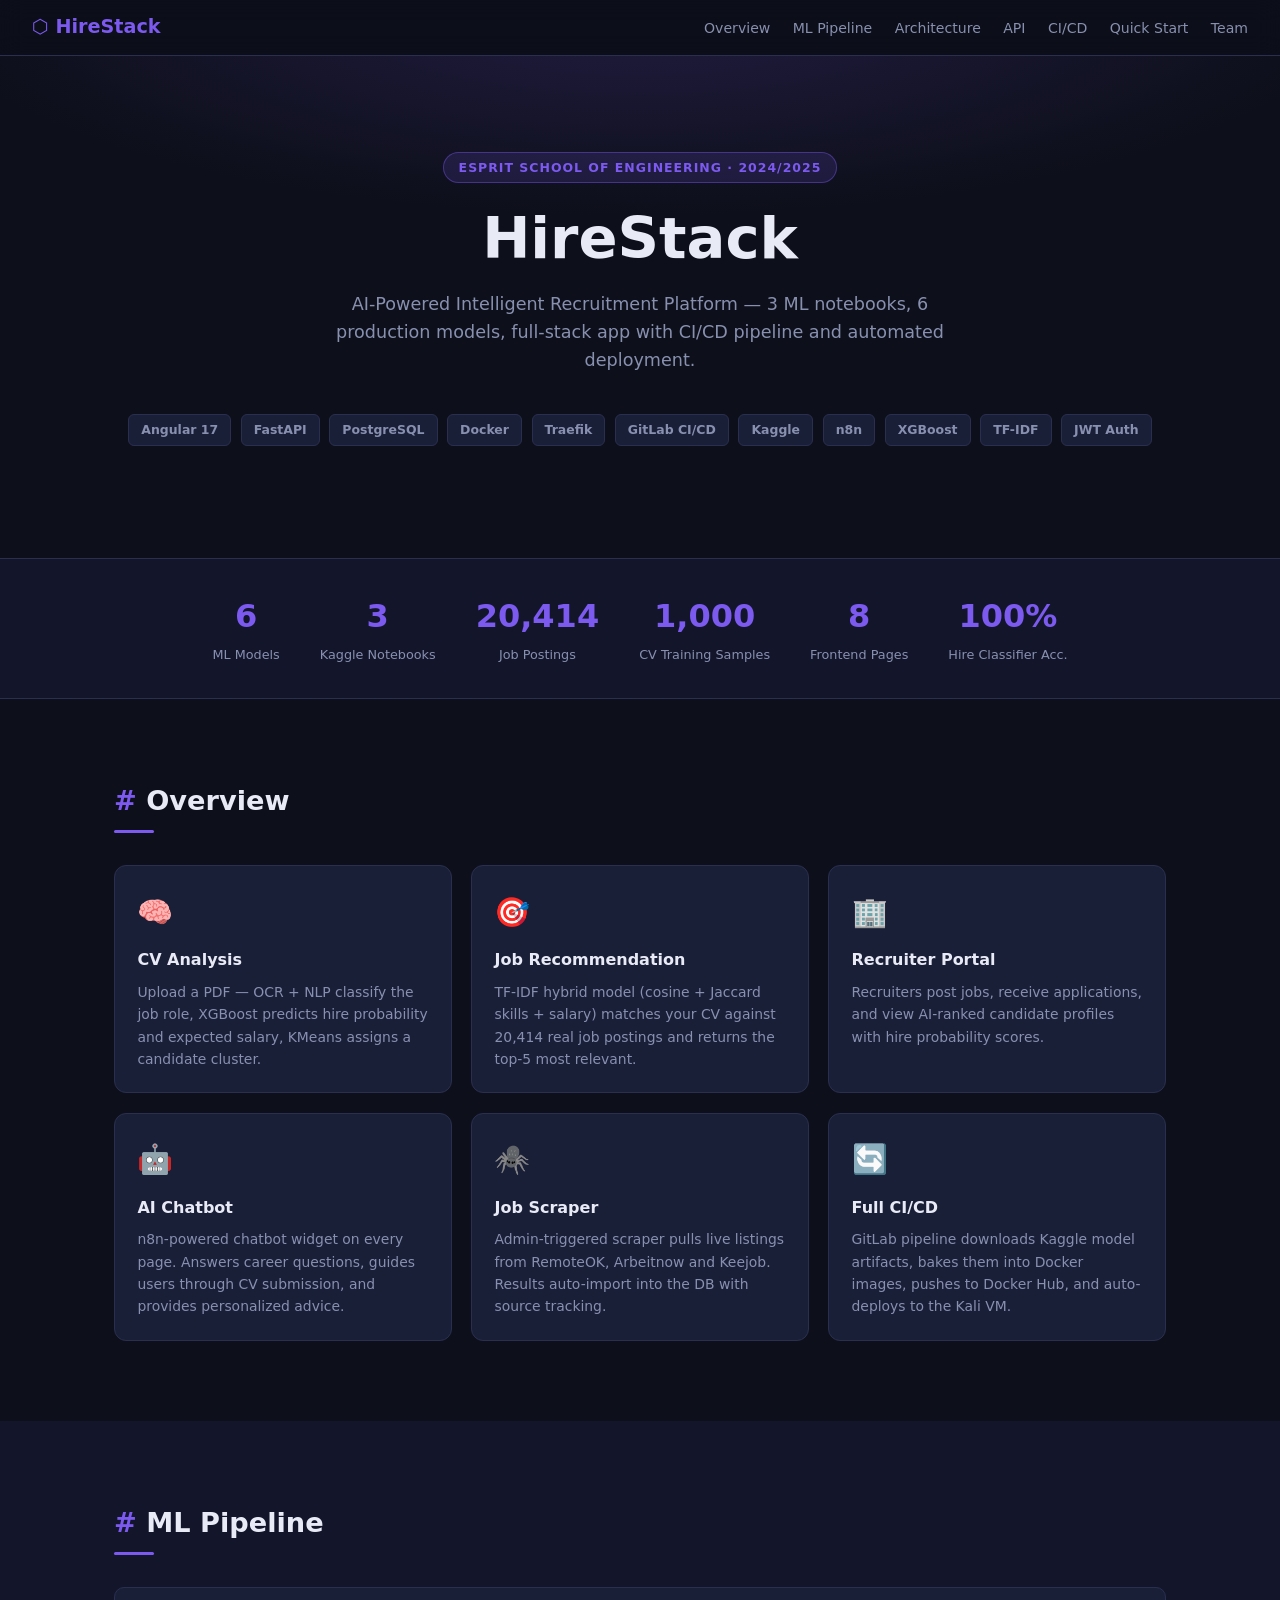
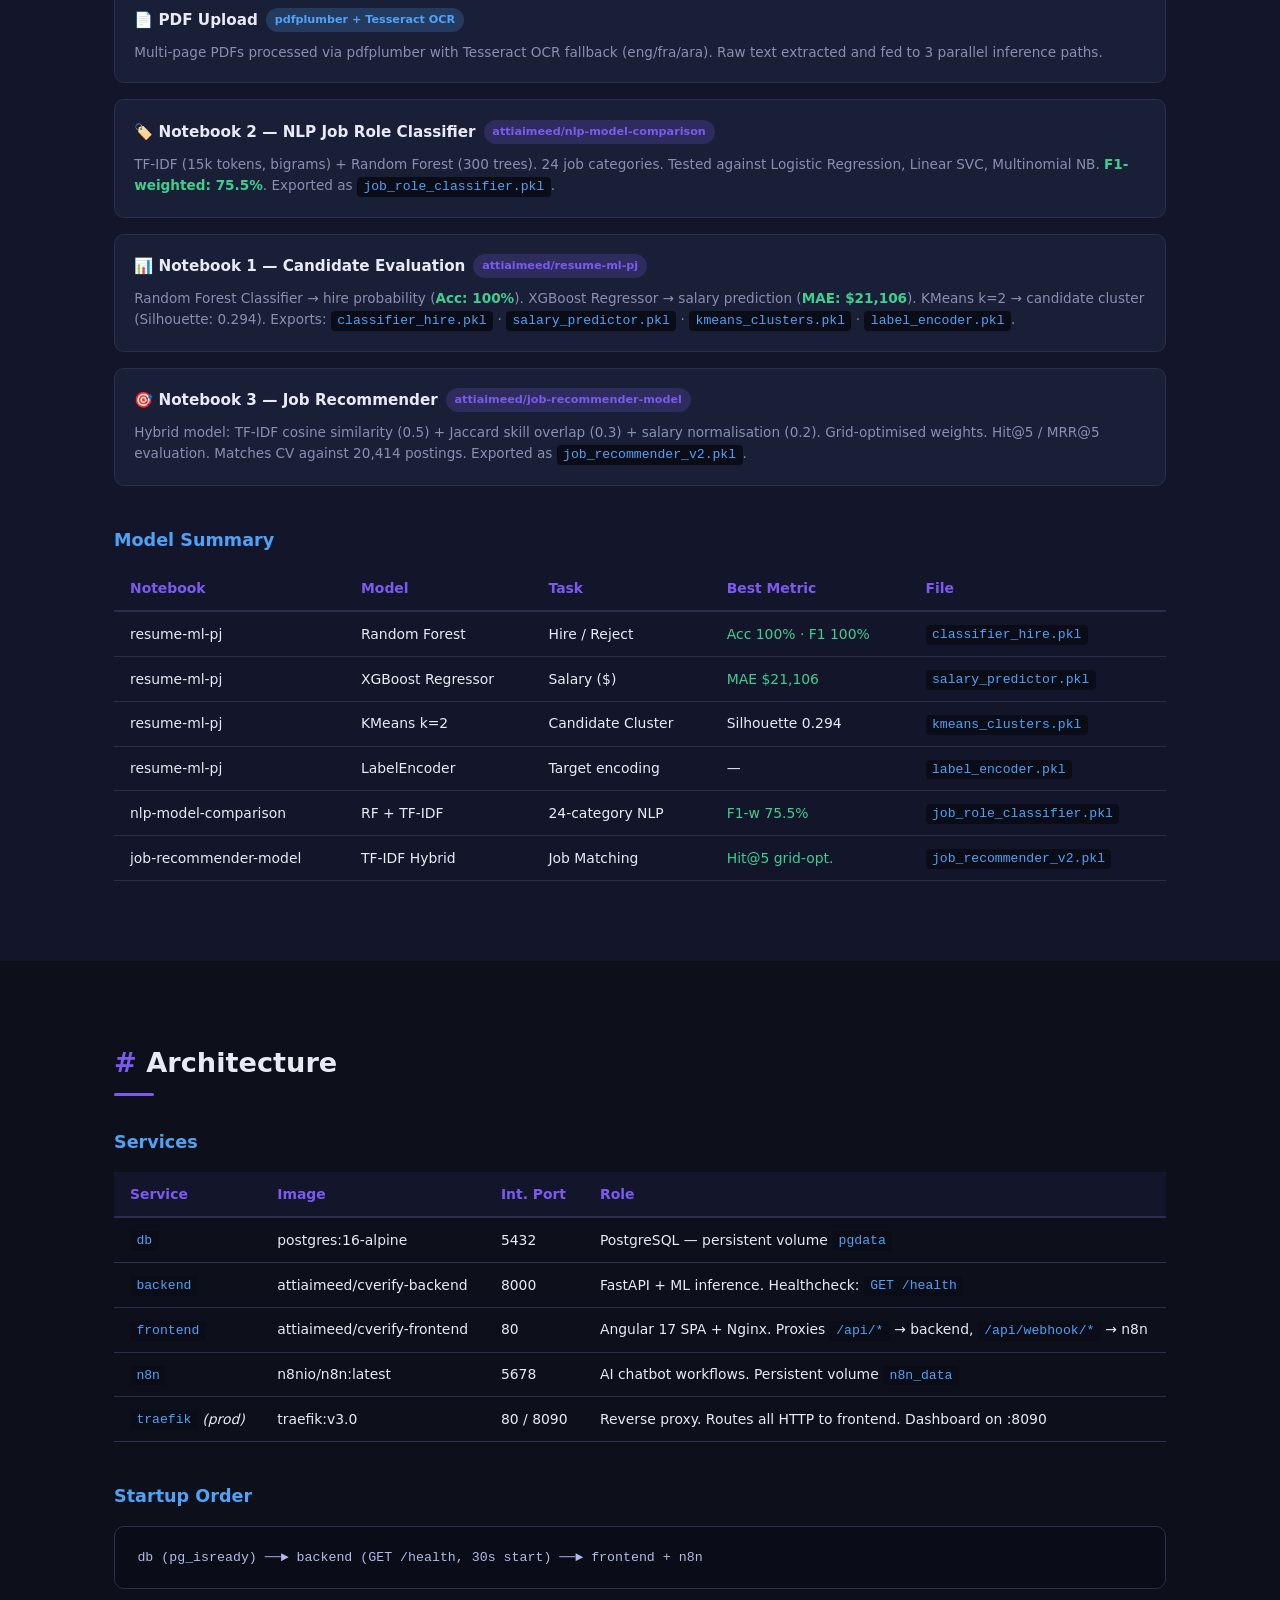
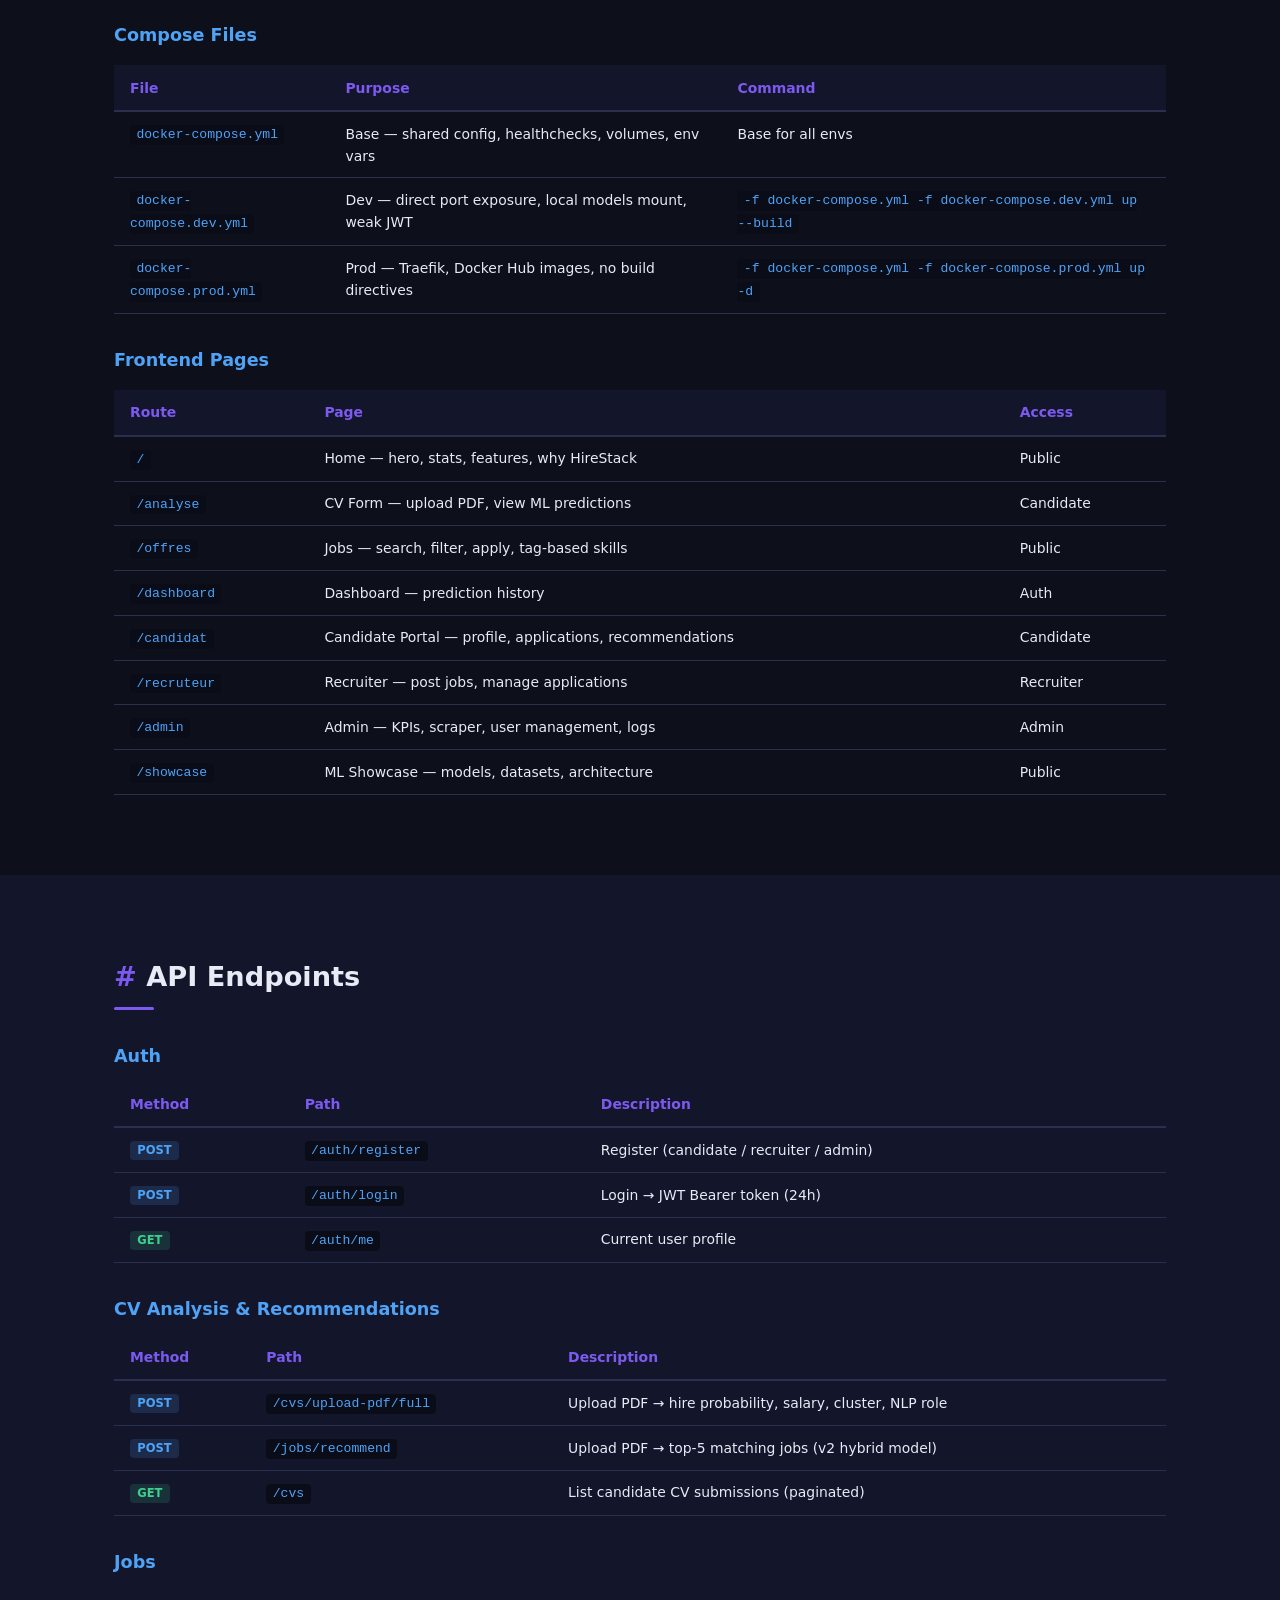
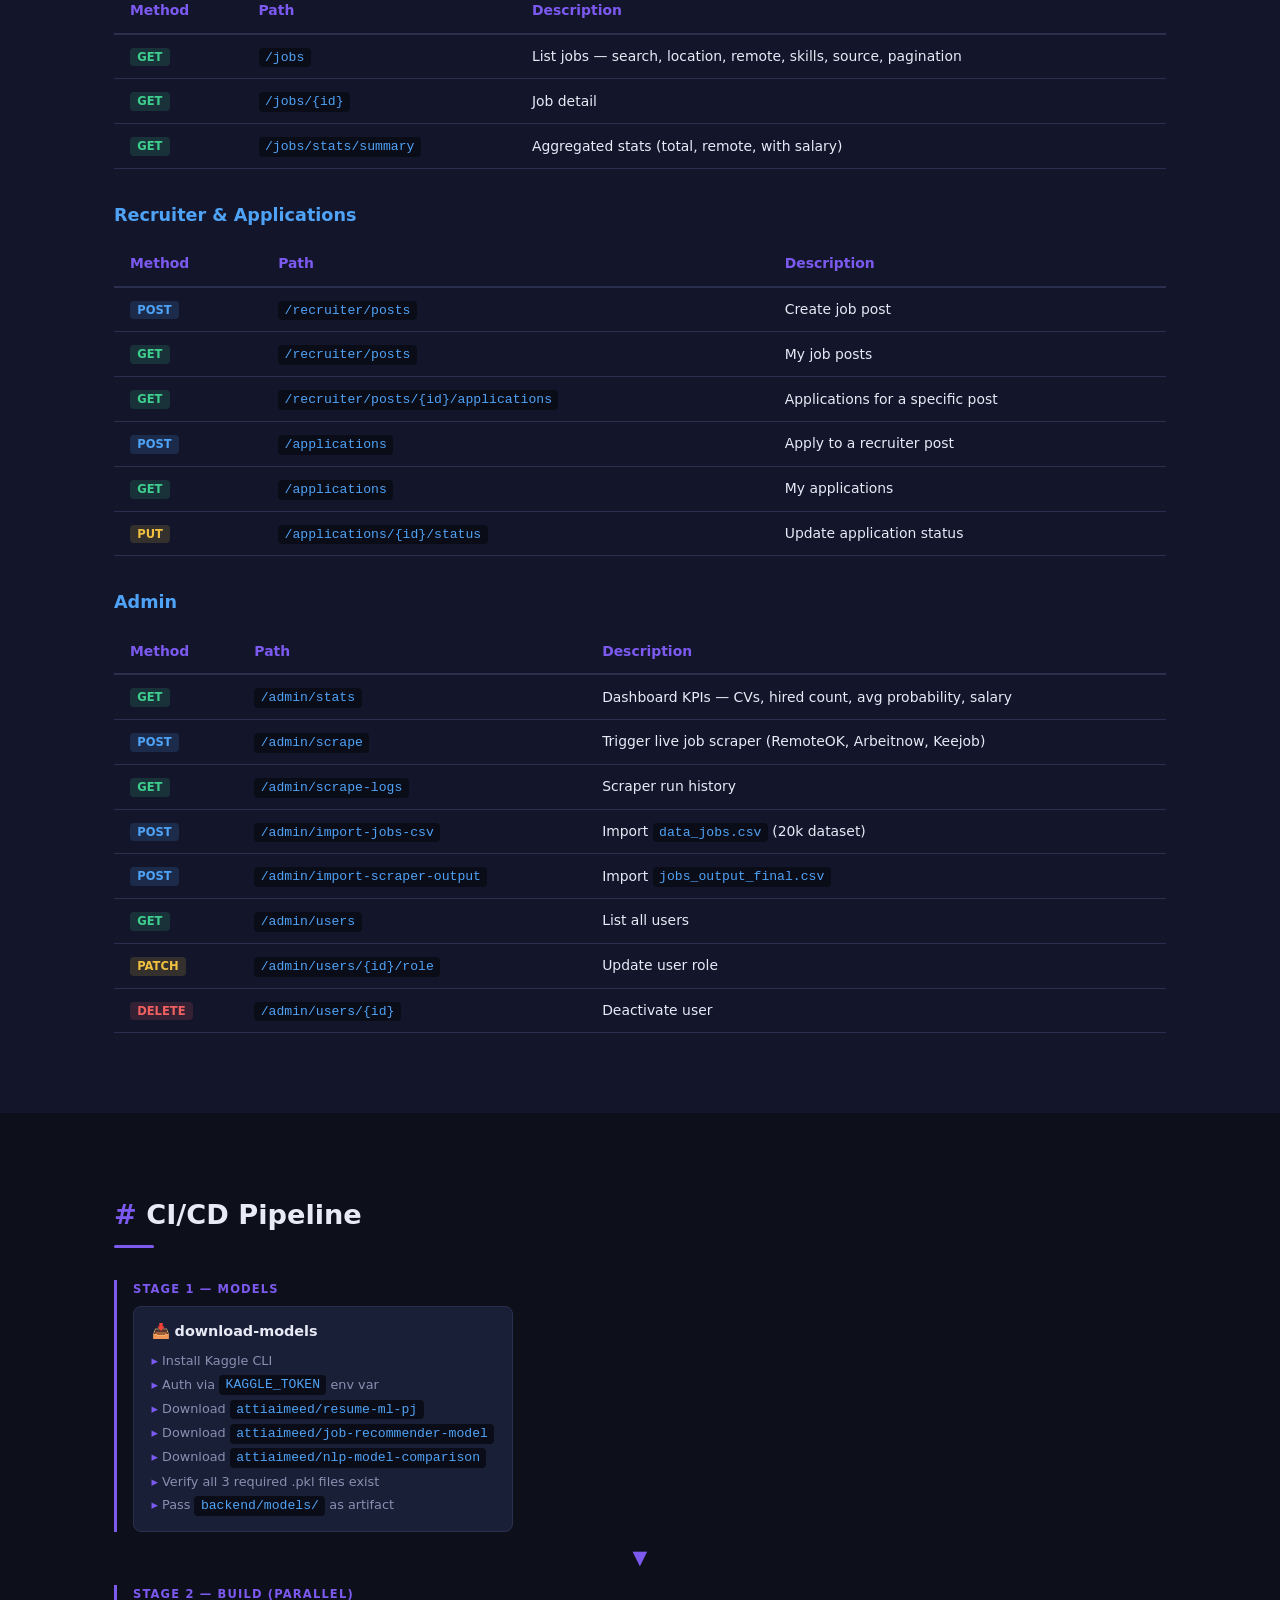
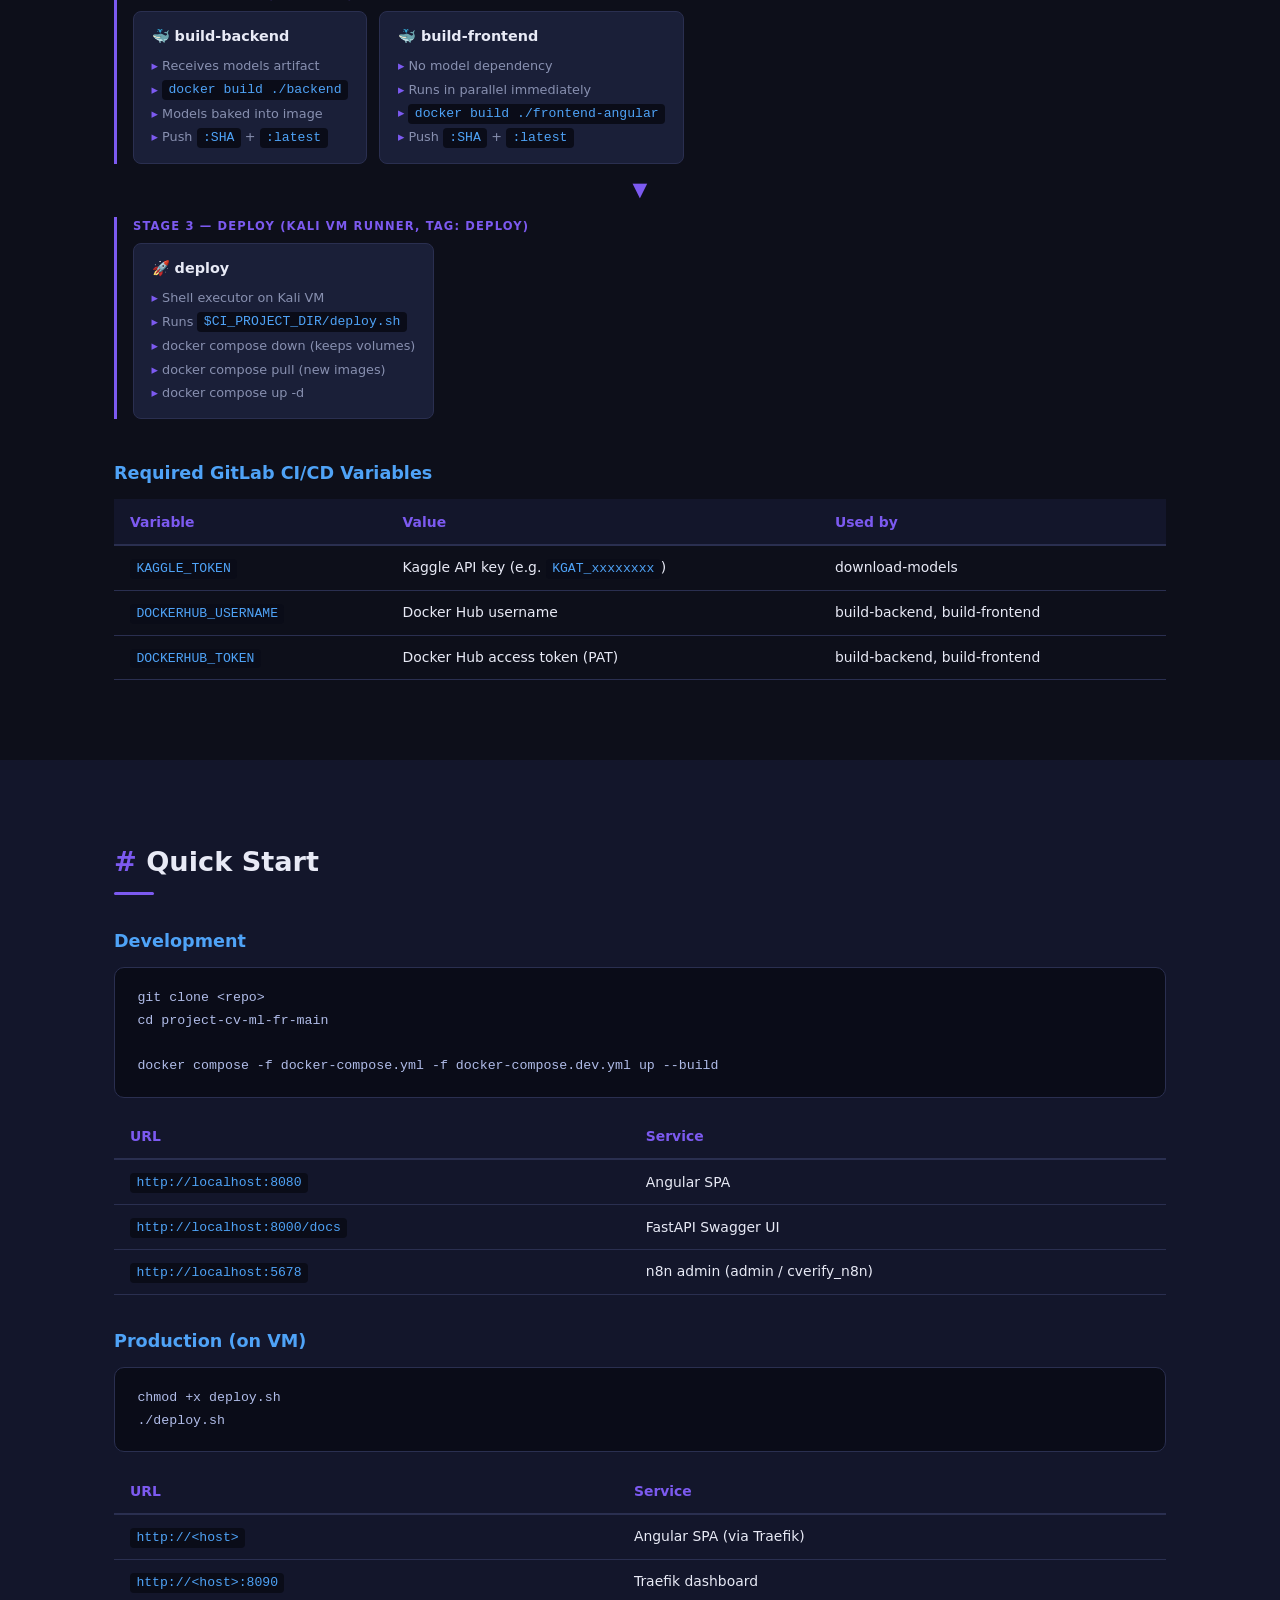
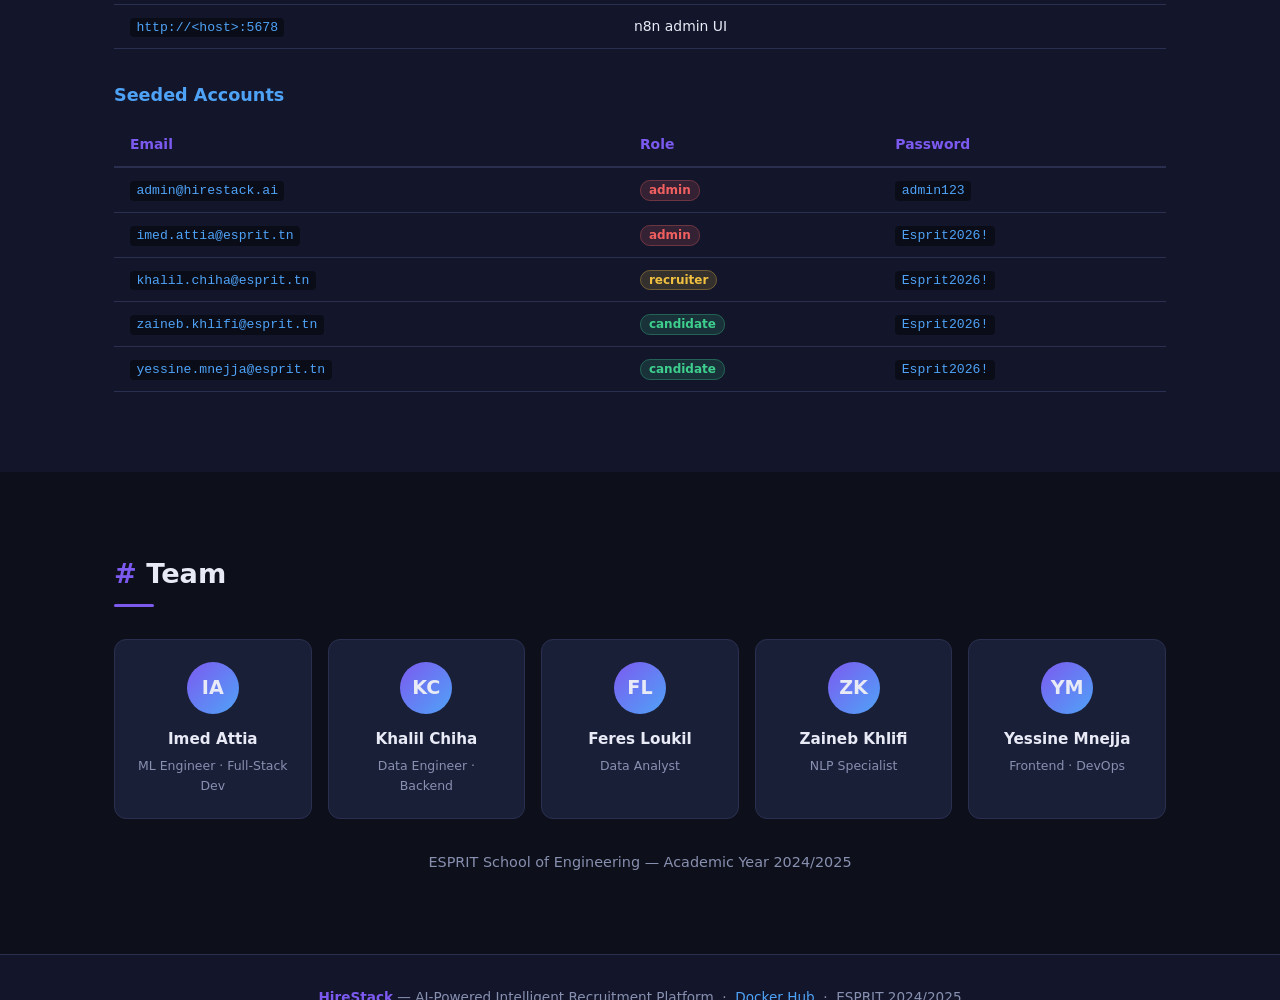
<file: project-overview.html>
<!DOCTYPE html>
<html lang="en">
<head>
<meta charset="UTF-8" />
<meta name="viewport" content="width=device-width, initial-scale=1.0" />
<title>HireStack — AI-Powered Intelligent Recruitment Platform</title>
<style>
  :root {
    --bg:      #0d0f1a;
    --surface: #13162b;
    --card:    #1a1f38;
    --border:  #2a2f50;
    --accent:  #7c5af0;
    --accent2: #4fa3f7;
    --green:   #3ecf8e;
    --yellow:  #f0c040;
    --red:     #f06060;
    --text:    #e8eaf6;
    --muted:   #8890b0;
    --code-bg: #0a0c18;
  }
  * { box-sizing: border-box; margin: 0; padding: 0; }
  html { scroll-behavior: smooth; }
  body { background: var(--bg); color: var(--text); font-family: 'Segoe UI', system-ui, sans-serif; line-height: 1.6; }

  /* ── Nav ── */
  nav {
    position: sticky; top: 0; z-index: 100;
    background: rgba(13,15,26,.92); backdrop-filter: blur(12px);
    border-bottom: 1px solid var(--border);
    display: flex; align-items: center; justify-content: space-between;
    padding: .75rem 2rem;
  }
  .nav-brand { font-size: 1.2rem; font-weight: 700; color: var(--accent); text-decoration: none; }
  .nav-links { display: flex; gap: 1.4rem; list-style: none; }
  .nav-links a { color: var(--muted); text-decoration: none; font-size: .88rem; transition: color .2s; }
  .nav-links a:hover { color: var(--text); }

  /* ── Layout ── */
  .container { max-width: 1100px; margin: 0 auto; padding: 0 1.5rem; }
  section { padding: 5rem 0; }

  /* ── Hero ── */
  .hero {
    padding: 6rem 0 4rem;
    background: radial-gradient(ellipse 80% 60% at 50% -10%, rgba(124,90,240,.18) 0%, transparent 70%);
    text-align: center;
  }
  .hero-badge {
    display: inline-block; background: rgba(124,90,240,.15);
    border: 1px solid rgba(124,90,240,.4); color: var(--accent);
    font-size: .78rem; font-weight: 600; letter-spacing: .08em;
    padding: .3rem .9rem; border-radius: 20px; margin-bottom: 1.5rem;
    text-transform: uppercase;
  }
  h1 { font-size: clamp(2.2rem,5vw,3.6rem); font-weight: 800; line-height: 1.1; }
  h1 span { background: linear-gradient(135deg, var(--accent), var(--accent2)); -webkit-background-clip: text; -webkit-text-fill-color: transparent; background-clip: text; }
  .hero-sub { color: var(--muted); font-size: 1.1rem; max-width: 660px; margin: 1.2rem auto 2.5rem; }
  .tag-row { display: flex; flex-wrap: wrap; gap: .6rem; justify-content: center; margin-bottom: 3rem; }
  .tag { background: var(--card); border: 1px solid var(--border); color: var(--muted); font-size: .78rem; font-weight: 600; padding: .3rem .75rem; border-radius: 6px; }

  /* ── Stats bar ── */
  .stats-bar { display: flex; flex-wrap: wrap; justify-content: center; gap: 2.5rem; padding: 2rem; background: var(--surface); border-top: 1px solid var(--border); border-bottom: 1px solid var(--border); }
  .stat-item { text-align: center; }
  .stat-num { font-size: 2rem; font-weight: 800; color: var(--accent); }
  .stat-lbl { font-size: .8rem; color: var(--muted); margin-top: .2rem; }

  /* ── Headings ── */
  h2 { font-size: 1.7rem; font-weight: 700; margin-bottom: .5rem; }
  h2 .accent { color: var(--accent); }
  .section-line { width: 40px; height: 3px; background: var(--accent); border-radius: 2px; margin-bottom: 2rem; }
  h3 { font-size: 1.1rem; font-weight: 600; margin-bottom: .75rem; color: var(--accent2); }

  /* ── Cards ── */
  .cards { display: grid; grid-template-columns: repeat(auto-fill, minmax(280px, 1fr)); gap: 1.2rem; }
  .card { background: var(--card); border: 1px solid var(--border); border-radius: 12px; padding: 1.4rem; transition: border-color .2s, transform .2s; }
  .card:hover { border-color: var(--accent); transform: translateY(-2px); }
  .card-icon { font-size: 1.8rem; margin-bottom: .8rem; }
  .card h3 { font-size: 1rem; margin-bottom: .5rem; color: var(--text); }
  .card p { font-size: .87rem; color: var(--muted); }

  /* ── Tables ── */
  .table-wrap { overflow-x: auto; }
  table { width: 100%; border-collapse: collapse; font-size: .87rem; }
  th { background: var(--surface); color: var(--accent); font-weight: 600; padding: .7rem 1rem; text-align: left; border-bottom: 2px solid var(--border); white-space: nowrap; }
  td { padding: .65rem 1rem; border-bottom: 1px solid var(--border); color: var(--text); vertical-align: top; }
  tr:hover td { background: rgba(255,255,255,.02); }
  code { background: var(--code-bg); color: var(--accent2); padding: .15rem .4rem; border-radius: 4px; font-size: .82rem; font-family: 'Cascadia Code', 'Fira Code', monospace; }

  /* ── Code block ── */
  pre {
    background: var(--code-bg); border: 1px solid var(--border); border-radius: 10px;
    padding: 1.2rem 1.4rem; overflow-x: auto; font-size: .83rem;
    font-family: 'Cascadia Code', 'Fira Code', monospace; color: #b0bce8;
    line-height: 1.7;
  }
  pre .c  { color: #5a6a8a; }   /* comment */
  pre .k  { color: var(--accent); }
  pre .s  { color: var(--green); }
  pre .n  { color: var(--accent2); }

  /* ── Pipeline diagram ── */
  .pipeline { display: flex; flex-direction: column; gap: .7rem; }
  .p-stage { border-left: 3px solid var(--accent); padding-left: 1rem; }
  .p-stage-label { font-size: .72rem; font-weight: 700; letter-spacing: .1em; text-transform: uppercase; color: var(--accent); margin-bottom: .5rem; }
  .p-jobs { display: flex; flex-wrap: wrap; gap: .8rem; }
  .p-job { background: var(--card); border: 1px solid var(--border); border-radius: 8px; padding: .8rem 1.1rem; min-width: 200px; }
  .p-job-name { font-weight: 600; font-size: .9rem; margin-bottom: .4rem; }
  .p-job ul { list-style: none; padding: 0; }
  .p-job ul li { font-size: .8rem; color: var(--muted); padding: .1rem 0; }
  .p-job ul li::before { content: '▸ '; color: var(--accent); }
  .p-arrow { text-align: center; font-size: 1.2rem; color: var(--accent); }

  /* ── ML flow ── */
  .ml-flow { display: grid; grid-template-columns: 1fr; gap: 1rem; }
  .ml-node { background: var(--card); border: 1px solid var(--border); border-radius: 10px; padding: 1.2rem; }
  .ml-node-title { font-weight: 700; font-size: .95rem; margin-bottom: .6rem; display: flex; align-items: center; gap: .5rem; }
  .badge { font-size: .7rem; font-weight: 700; padding: .2rem .55rem; border-radius: 12px; }
  .badge-purple { background: rgba(124,90,240,.2); color: var(--accent); }
  .badge-blue   { background: rgba(79,163,247,.2); color: var(--accent2); }
  .badge-green  { background: rgba(62,207,142,.2); color: var(--green); }

  /* ── Role badges ── */
  .role-admin     { background: rgba(240,96,96,.15);  color: var(--red);    border: 1px solid rgba(240,96,96,.3);  padding: .15rem .5rem; border-radius: 10px; font-size: .75rem; font-weight: 600; }
  .role-recruiter { background: rgba(240,192,64,.15); color: var(--yellow); border: 1px solid rgba(240,192,64,.3); padding: .15rem .5rem; border-radius: 10px; font-size: .75rem; font-weight: 600; }
  .role-candidate { background: rgba(62,207,142,.15); color: var(--green);  border: 1px solid rgba(62,207,142,.3); padding: .15rem .5rem; border-radius: 10px; font-size: .75rem; font-weight: 600; }

  /* ── Method badges ── */
  .m-get    { background: rgba(62,207,142,.15); color: var(--green);  font-size: .72rem; font-weight: 700; padding: .15rem .45rem; border-radius: 4px; }
  .m-post   { background: rgba(79,163,247,.15); color: var(--accent2); font-size: .72rem; font-weight: 700; padding: .15rem .45rem; border-radius: 4px; }
  .m-put    { background: rgba(240,192,64,.15); color: var(--yellow); font-size: .72rem; font-weight: 700; padding: .15rem .45rem; border-radius: 4px; }
  .m-patch  { background: rgba(240,192,64,.15); color: var(--yellow); font-size: .72rem; font-weight: 700; padding: .15rem .45rem; border-radius: 4px; }
  .m-delete { background: rgba(240,96,96,.15);  color: var(--red);   font-size: .72rem; font-weight: 700; padding: .15rem .45rem; border-radius: 4px; }

  /* ── Team ── */
  .team-grid { display: grid; grid-template-columns: repeat(auto-fill, minmax(180px, 1fr)); gap: 1rem; }
  .team-card { background: var(--card); border: 1px solid var(--border); border-radius: 12px; padding: 1.4rem; text-align: center; }
  .team-avatar { width: 52px; height: 52px; border-radius: 50%; background: linear-gradient(135deg, var(--accent), var(--accent2)); display: flex; align-items: center; justify-content: center; font-size: 1.2rem; font-weight: 700; margin: 0 auto .8rem; }
  .team-name { font-weight: 600; font-size: .95rem; }
  .team-role { font-size: .78rem; color: var(--muted); margin-top: .3rem; }

  /* ── Footer ── */
  footer { background: var(--surface); border-top: 1px solid var(--border); padding: 2rem; text-align: center; color: var(--muted); font-size: .85rem; }

  /* ── Divider ── */
  hr { border: none; border-top: 1px solid var(--border); margin: 3rem 0; }

  @media (max-width: 600px) {
    nav { padding: .75rem 1rem; }
    .nav-links { display: none; }
    section { padding: 3rem 0; }
  }
</style>
</head>
<body>

<!-- ── Navigation ─────────────────────────────────────── -->
<nav>
  <a class="nav-brand" href="#">⬡ HireStack</a>
  <ul class="nav-links">
    <li><a href="#overview">Overview</a></li>
    <li><a href="#ml">ML Pipeline</a></li>
    <li><a href="#architecture">Architecture</a></li>
    <li><a href="#api">API</a></li>
    <li><a href="#cicd">CI/CD</a></li>
    <li><a href="#quickstart">Quick Start</a></li>
    <li><a href="#team">Team</a></li>
  </ul>
</nav>

<!-- ── Hero ──────────────────────────────────────────── -->
<section class="hero">
  <div class="container">
    <div class="hero-badge">ESPRIT School of Engineering · 2024/2025</div>
    <h1>HireStack</h1>
    <p class="hero-sub">AI-Powered Intelligent Recruitment Platform — 3 ML notebooks, 6 production models, full-stack app with CI/CD pipeline and automated deployment.</p>
    <div class="tag-row">
      <span class="tag">Angular 17</span>
      <span class="tag">FastAPI</span>
      <span class="tag">PostgreSQL</span>
      <span class="tag">Docker</span>
      <span class="tag">Traefik</span>
      <span class="tag">GitLab CI/CD</span>
      <span class="tag">Kaggle</span>
      <span class="tag">n8n</span>
      <span class="tag">XGBoost</span>
      <span class="tag">TF-IDF</span>
      <span class="tag">JWT Auth</span>
    </div>
  </div>
</section>

<!-- ── Stats ─────────────────────────────────────────── -->
<div class="stats-bar">
  <div class="stat-item"><div class="stat-num">6</div><div class="stat-lbl">ML Models</div></div>
  <div class="stat-item"><div class="stat-num">3</div><div class="stat-lbl">Kaggle Notebooks</div></div>
  <div class="stat-item"><div class="stat-num">20,414</div><div class="stat-lbl">Job Postings</div></div>
  <div class="stat-item"><div class="stat-num">1,000</div><div class="stat-lbl">CV Training Samples</div></div>
  <div class="stat-item"><div class="stat-num">8</div><div class="stat-lbl">Frontend Pages</div></div>
  <div class="stat-item"><div class="stat-num">100%</div><div class="stat-lbl">Hire Classifier Acc.</div></div>
</div>

<!-- ── Overview ──────────────────────────────────────── -->
<section id="overview">
  <div class="container">
    <h2><span class="accent">#</span> Overview</h2>
    <div class="section-line"></div>
    <div class="cards">
      <div class="card"><div class="card-icon">🧠</div><h3>CV Analysis</h3><p>Upload a PDF — OCR + NLP classify the job role, XGBoost predicts hire probability and expected salary, KMeans assigns a candidate cluster.</p></div>
      <div class="card"><div class="card-icon">🎯</div><h3>Job Recommendation</h3><p>TF-IDF hybrid model (cosine + Jaccard skills + salary) matches your CV against 20,414 real job postings and returns the top-5 most relevant.</p></div>
      <div class="card"><div class="card-icon">🏢</div><h3>Recruiter Portal</h3><p>Recruiters post jobs, receive applications, and view AI-ranked candidate profiles with hire probability scores.</p></div>
      <div class="card"><div class="card-icon">🤖</div><h3>AI Chatbot</h3><p>n8n-powered chatbot widget on every page. Answers career questions, guides users through CV submission, and provides personalized advice.</p></div>
      <div class="card"><div class="card-icon">🕷️</div><h3>Job Scraper</h3><p>Admin-triggered scraper pulls live listings from RemoteOK, Arbeitnow and Keejob. Results auto-import into the DB with source tracking.</p></div>
      <div class="card"><div class="card-icon">🔄</div><h3>Full CI/CD</h3><p>GitLab pipeline downloads Kaggle model artifacts, bakes them into Docker images, pushes to Docker Hub, and auto-deploys to the Kali VM.</p></div>
    </div>
  </div>
</section>

<!-- ── ML Pipeline ────────────────────────────────────── -->
<section id="ml" style="background: var(--surface);">
  <div class="container">
    <h2><span class="accent">#</span> ML Pipeline</h2>
    <div class="section-line"></div>

    <div class="ml-flow" style="margin-bottom:2.5rem">
      <div class="ml-node">
        <div class="ml-node-title">📄 PDF Upload <span class="badge badge-blue">pdfplumber + Tesseract OCR</span></div>
        <p style="font-size:.85rem;color:var(--muted)">Multi-page PDFs processed via pdfplumber with Tesseract OCR fallback (eng/fra/ara). Raw text extracted and fed to 3 parallel inference paths.</p>
      </div>
      <div class="ml-node">
        <div class="ml-node-title">🏷️ Notebook 2 — NLP Job Role Classifier <span class="badge badge-purple">attiaimeed/nlp-model-comparison</span></div>
        <p style="font-size:.85rem;color:var(--muted)">TF-IDF (15k tokens, bigrams) + Random Forest (300 trees). 24 job categories. Tested against Logistic Regression, Linear SVC, Multinomial NB. <strong style="color:var(--green)">F1-weighted: 75.5%</strong>. Exported as <code>job_role_classifier.pkl</code>.</p>
      </div>
      <div class="ml-node">
        <div class="ml-node-title">📊 Notebook 1 — Candidate Evaluation <span class="badge badge-purple">attiaimeed/resume-ml-pj</span></div>
        <p style="font-size:.85rem;color:var(--muted)">Random Forest Classifier → hire probability (<strong style="color:var(--green)">Acc: 100%</strong>). XGBoost Regressor → salary prediction (<strong style="color:var(--green)">MAE: $21,106</strong>). KMeans k=2 → candidate cluster (Silhouette: 0.294). Exports: <code>classifier_hire.pkl</code> · <code>salary_predictor.pkl</code> · <code>kmeans_clusters.pkl</code> · <code>label_encoder.pkl</code>.</p>
      </div>
      <div class="ml-node">
        <div class="ml-node-title">🎯 Notebook 3 — Job Recommender <span class="badge badge-purple">attiaimeed/job-recommender-model</span></div>
        <p style="font-size:.85rem;color:var(--muted)">Hybrid model: TF-IDF cosine similarity (0.5) + Jaccard skill overlap (0.3) + salary normalisation (0.2). Grid-optimised weights. Hit@5 / MRR@5 evaluation. Matches CV against 20,414 postings. Exported as <code>job_recommender_v2.pkl</code>.</p>
      </div>
    </div>

    <h3>Model Summary</h3>
    <div class="table-wrap">
      <table>
        <thead><tr><th>Notebook</th><th>Model</th><th>Task</th><th>Best Metric</th><th>File</th></tr></thead>
        <tbody>
          <tr><td>resume-ml-pj</td><td>Random Forest</td><td>Hire / Reject</td><td style="color:var(--green)">Acc 100% · F1 100%</td><td><code>classifier_hire.pkl</code></td></tr>
          <tr><td>resume-ml-pj</td><td>XGBoost Regressor</td><td>Salary ($)</td><td style="color:var(--green)">MAE $21,106</td><td><code>salary_predictor.pkl</code></td></tr>
          <tr><td>resume-ml-pj</td><td>KMeans k=2</td><td>Candidate Cluster</td><td>Silhouette 0.294</td><td><code>kmeans_clusters.pkl</code></td></tr>
          <tr><td>resume-ml-pj</td><td>LabelEncoder</td><td>Target encoding</td><td>—</td><td><code>label_encoder.pkl</code></td></tr>
          <tr><td>nlp-model-comparison</td><td>RF + TF-IDF</td><td>24-category NLP</td><td style="color:var(--green)">F1-w 75.5%</td><td><code>job_role_classifier.pkl</code></td></tr>
          <tr><td>job-recommender-model</td><td>TF-IDF Hybrid</td><td>Job Matching</td><td style="color:var(--green)">Hit@5 grid-opt.</td><td><code>job_recommender_v2.pkl</code></td></tr>
        </tbody>
      </table>
    </div>
  </div>
</section>

<!-- ── Architecture ───────────────────────────────────── -->
<section id="architecture">
  <div class="container">
    <h2><span class="accent">#</span> Architecture</h2>
    <div class="section-line"></div>

    <h3 style="margin-bottom:1rem">Services</h3>
    <div class="table-wrap" style="margin-bottom:2.5rem">
      <table>
        <thead><tr><th>Service</th><th>Image</th><th>Int. Port</th><th>Role</th></tr></thead>
        <tbody>
          <tr><td><code>db</code></td><td>postgres:16-alpine</td><td>5432</td><td>PostgreSQL — persistent volume <code>pgdata</code></td></tr>
          <tr><td><code>backend</code></td><td>attiaimeed/cverify-backend</td><td>8000</td><td>FastAPI + ML inference. Healthcheck: <code>GET /health</code></td></tr>
          <tr><td><code>frontend</code></td><td>attiaimeed/cverify-frontend</td><td>80</td><td>Angular 17 SPA + Nginx. Proxies <code>/api/*</code> → backend, <code>/api/webhook/*</code> → n8n</td></tr>
          <tr><td><code>n8n</code></td><td>n8nio/n8n:latest</td><td>5678</td><td>AI chatbot workflows. Persistent volume <code>n8n_data</code></td></tr>
          <tr><td><code>traefik</code> <em>(prod)</em></td><td>traefik:v3.0</td><td>80 / 8090</td><td>Reverse proxy. Routes all HTTP to frontend. Dashboard on :8090</td></tr>
        </tbody>
      </table>
    </div>

    <h3 style="margin-bottom:1rem">Startup Order</h3>
    <pre>db (pg_isready) ──► backend (GET /health, 30s start) ──► frontend + n8n</pre>

    <h3 style="margin-top:2rem;margin-bottom:1rem">Compose Files</h3>
    <div class="table-wrap">
      <table>
        <thead><tr><th>File</th><th>Purpose</th><th>Command</th></tr></thead>
        <tbody>
          <tr><td><code>docker-compose.yml</code></td><td>Base — shared config, healthchecks, volumes, env vars</td><td>Base for all envs</td></tr>
          <tr><td><code>docker-compose.dev.yml</code></td><td>Dev — direct port exposure, local models mount, weak JWT</td><td><code>-f docker-compose.yml -f docker-compose.dev.yml up --build</code></td></tr>
          <tr><td><code>docker-compose.prod.yml</code></td><td>Prod — Traefik, Docker Hub images, no build directives</td><td><code>-f docker-compose.yml -f docker-compose.prod.yml up -d</code></td></tr>
        </tbody>
      </table>
    </div>

    <h3 style="margin-top:2rem;margin-bottom:1rem">Frontend Pages</h3>
    <div class="table-wrap">
      <table>
        <thead><tr><th>Route</th><th>Page</th><th>Access</th></tr></thead>
        <tbody>
          <tr><td><code>/</code></td><td>Home — hero, stats, features, why HireStack</td><td>Public</td></tr>
          <tr><td><code>/analyse</code></td><td>CV Form — upload PDF, view ML predictions</td><td>Candidate</td></tr>
          <tr><td><code>/offres</code></td><td>Jobs — search, filter, apply, tag-based skills</td><td>Public</td></tr>
          <tr><td><code>/dashboard</code></td><td>Dashboard — prediction history</td><td>Auth</td></tr>
          <tr><td><code>/candidat</code></td><td>Candidate Portal — profile, applications, recommendations</td><td>Candidate</td></tr>
          <tr><td><code>/recruteur</code></td><td>Recruiter — post jobs, manage applications</td><td>Recruiter</td></tr>
          <tr><td><code>/admin</code></td><td>Admin — KPIs, scraper, user management, logs</td><td>Admin</td></tr>
          <tr><td><code>/showcase</code></td><td>ML Showcase — models, datasets, architecture</td><td>Public</td></tr>
        </tbody>
      </table>
    </div>
  </div>
</section>

<!-- ── API ────────────────────────────────────────────── -->
<section id="api" style="background: var(--surface);">
  <div class="container">
    <h2><span class="accent">#</span> API Endpoints</h2>
    <div class="section-line"></div>

    <h3>Auth</h3>
    <div class="table-wrap" style="margin-bottom:2rem">
      <table>
        <thead><tr><th>Method</th><th>Path</th><th>Description</th></tr></thead>
        <tbody>
          <tr><td><span class="m-post">POST</span></td><td><code>/auth/register</code></td><td>Register (candidate / recruiter / admin)</td></tr>
          <tr><td><span class="m-post">POST</span></td><td><code>/auth/login</code></td><td>Login → JWT Bearer token (24h)</td></tr>
          <tr><td><span class="m-get">GET</span></td><td><code>/auth/me</code></td><td>Current user profile</td></tr>
        </tbody>
      </table>
    </div>

    <h3>CV Analysis & Recommendations</h3>
    <div class="table-wrap" style="margin-bottom:2rem">
      <table>
        <thead><tr><th>Method</th><th>Path</th><th>Description</th></tr></thead>
        <tbody>
          <tr><td><span class="m-post">POST</span></td><td><code>/cvs/upload-pdf/full</code></td><td>Upload PDF → hire probability, salary, cluster, NLP role</td></tr>
          <tr><td><span class="m-post">POST</span></td><td><code>/jobs/recommend</code></td><td>Upload PDF → top-5 matching jobs (v2 hybrid model)</td></tr>
          <tr><td><span class="m-get">GET</span></td><td><code>/cvs</code></td><td>List candidate CV submissions (paginated)</td></tr>
        </tbody>
      </table>
    </div>

    <h3>Jobs</h3>
    <div class="table-wrap" style="margin-bottom:2rem">
      <table>
        <thead><tr><th>Method</th><th>Path</th><th>Description</th></tr></thead>
        <tbody>
          <tr><td><span class="m-get">GET</span></td><td><code>/jobs</code></td><td>List jobs — search, location, remote, skills, source, pagination</td></tr>
          <tr><td><span class="m-get">GET</span></td><td><code>/jobs/{id}</code></td><td>Job detail</td></tr>
          <tr><td><span class="m-get">GET</span></td><td><code>/jobs/stats/summary</code></td><td>Aggregated stats (total, remote, with salary)</td></tr>
        </tbody>
      </table>
    </div>

    <h3>Recruiter & Applications</h3>
    <div class="table-wrap" style="margin-bottom:2rem">
      <table>
        <thead><tr><th>Method</th><th>Path</th><th>Description</th></tr></thead>
        <tbody>
          <tr><td><span class="m-post">POST</span></td><td><code>/recruiter/posts</code></td><td>Create job post</td></tr>
          <tr><td><span class="m-get">GET</span></td><td><code>/recruiter/posts</code></td><td>My job posts</td></tr>
          <tr><td><span class="m-get">GET</span></td><td><code>/recruiter/posts/{id}/applications</code></td><td>Applications for a specific post</td></tr>
          <tr><td><span class="m-post">POST</span></td><td><code>/applications</code></td><td>Apply to a recruiter post</td></tr>
          <tr><td><span class="m-get">GET</span></td><td><code>/applications</code></td><td>My applications</td></tr>
          <tr><td><span class="m-put">PUT</span></td><td><code>/applications/{id}/status</code></td><td>Update application status</td></tr>
        </tbody>
      </table>
    </div>

    <h3>Admin</h3>
    <div class="table-wrap">
      <table>
        <thead><tr><th>Method</th><th>Path</th><th>Description</th></tr></thead>
        <tbody>
          <tr><td><span class="m-get">GET</span></td><td><code>/admin/stats</code></td><td>Dashboard KPIs — CVs, hired count, avg probability, salary</td></tr>
          <tr><td><span class="m-post">POST</span></td><td><code>/admin/scrape</code></td><td>Trigger live job scraper (RemoteOK, Arbeitnow, Keejob)</td></tr>
          <tr><td><span class="m-get">GET</span></td><td><code>/admin/scrape-logs</code></td><td>Scraper run history</td></tr>
          <tr><td><span class="m-post">POST</span></td><td><code>/admin/import-jobs-csv</code></td><td>Import <code>data_jobs.csv</code> (20k dataset)</td></tr>
          <tr><td><span class="m-post">POST</span></td><td><code>/admin/import-scraper-output</code></td><td>Import <code>jobs_output_final.csv</code></td></tr>
          <tr><td><span class="m-get">GET</span></td><td><code>/admin/users</code></td><td>List all users</td></tr>
          <tr><td><span class="m-patch">PATCH</span></td><td><code>/admin/users/{id}/role</code></td><td>Update user role</td></tr>
          <tr><td><span class="m-delete">DELETE</span></td><td><code>/admin/users/{id}</code></td><td>Deactivate user</td></tr>
        </tbody>
      </table>
    </div>
  </div>
</section>

<!-- ── CI/CD ───────────────────────────────────────────── -->
<section id="cicd">
  <div class="container">
    <h2><span class="accent">#</span> CI/CD Pipeline</h2>
    <div class="section-line"></div>

    <div class="pipeline" style="margin-bottom:2.5rem">
      <div class="p-stage">
        <div class="p-stage-label">Stage 1 — Models</div>
        <div class="p-jobs">
          <div class="p-job">
            <div class="p-job-name">📥 download-models</div>
            <ul>
              <li>Install Kaggle CLI</li>
              <li>Auth via <code>KAGGLE_TOKEN</code> env var</li>
              <li>Download <code>attiaimeed/resume-ml-pj</code></li>
              <li>Download <code>attiaimeed/job-recommender-model</code></li>
              <li>Download <code>attiaimeed/nlp-model-comparison</code></li>
              <li>Verify all 3 required .pkl files exist</li>
              <li>Pass <code>backend/models/</code> as artifact</li>
            </ul>
          </div>
        </div>
      </div>

      <div class="p-arrow">▼</div>

      <div class="p-stage">
        <div class="p-stage-label">Stage 2 — Build (parallel)</div>
        <div class="p-jobs">
          <div class="p-job">
            <div class="p-job-name">🐳 build-backend</div>
            <ul>
              <li>Receives models artifact</li>
              <li><code>docker build ./backend</code></li>
              <li>Models baked into image</li>
              <li>Push <code>:SHA</code> + <code>:latest</code></li>
            </ul>
          </div>
          <div class="p-job">
            <div class="p-job-name">🐳 build-frontend</div>
            <ul>
              <li>No model dependency</li>
              <li>Runs in parallel immediately</li>
              <li><code>docker build ./frontend-angular</code></li>
              <li>Push <code>:SHA</code> + <code>:latest</code></li>
            </ul>
          </div>
        </div>
      </div>

      <div class="p-arrow">▼</div>

      <div class="p-stage">
        <div class="p-stage-label">Stage 3 — Deploy (Kali VM runner, tag: deploy)</div>
        <div class="p-jobs">
          <div class="p-job">
            <div class="p-job-name">🚀 deploy</div>
            <ul>
              <li>Shell executor on Kali VM</li>
              <li>Runs <code>$CI_PROJECT_DIR/deploy.sh</code></li>
              <li>docker compose down (keeps volumes)</li>
              <li>docker compose pull (new images)</li>
              <li>docker compose up -d</li>
            </ul>
          </div>
        </div>
      </div>
    </div>

    <h3>Required GitLab CI/CD Variables</h3>
    <div class="table-wrap">
      <table>
        <thead><tr><th>Variable</th><th>Value</th><th>Used by</th></tr></thead>
        <tbody>
          <tr><td><code>KAGGLE_TOKEN</code></td><td>Kaggle API key (e.g. <code>KGAT_xxxxxxxx</code>)</td><td>download-models</td></tr>
          <tr><td><code>DOCKERHUB_USERNAME</code></td><td>Docker Hub username</td><td>build-backend, build-frontend</td></tr>
          <tr><td><code>DOCKERHUB_TOKEN</code></td><td>Docker Hub access token (PAT)</td><td>build-backend, build-frontend</td></tr>
        </tbody>
      </table>
    </div>
  </div>
</section>

<!-- ── Quick Start ────────────────────────────────────── -->
<section id="quickstart" style="background: var(--surface);">
  <div class="container">
    <h2><span class="accent">#</span> Quick Start</h2>
    <div class="section-line"></div>

    <h3>Development</h3>
    <pre>git clone &lt;repo&gt;
cd project-cv-ml-fr-main

docker compose -f docker-compose.yml -f docker-compose.dev.yml up --build</pre>
    <div class="table-wrap" style="margin:1rem 0 2rem">
      <table>
        <thead><tr><th>URL</th><th>Service</th></tr></thead>
        <tbody>
          <tr><td><code>http://localhost:8080</code></td><td>Angular SPA</td></tr>
          <tr><td><code>http://localhost:8000/docs</code></td><td>FastAPI Swagger UI</td></tr>
          <tr><td><code>http://localhost:5678</code></td><td>n8n admin (admin / cverify_n8n)</td></tr>
        </tbody>
      </table>
    </div>

    <h3>Production (on VM)</h3>
    <pre>chmod +x deploy.sh
./deploy.sh</pre>
    <div class="table-wrap" style="margin:1rem 0 2rem">
      <table>
        <thead><tr><th>URL</th><th>Service</th></tr></thead>
        <tbody>
          <tr><td><code>http://&lt;host&gt;</code></td><td>Angular SPA (via Traefik)</td></tr>
          <tr><td><code>http://&lt;host&gt;:8090</code></td><td>Traefik dashboard</td></tr>
          <tr><td><code>http://&lt;host&gt;:5678</code></td><td>n8n admin UI</td></tr>
        </tbody>
      </table>
    </div>

    <h3>Seeded Accounts</h3>
    <div class="table-wrap">
      <table>
        <thead><tr><th>Email</th><th>Role</th><th>Password</th></tr></thead>
        <tbody>
          <tr><td><code>admin@hirestack.ai</code></td><td><span class="role-admin">admin</span></td><td><code>admin123</code></td></tr>
          <tr><td><code>imed.attia@esprit.tn</code></td><td><span class="role-admin">admin</span></td><td><code>Esprit2026!</code></td></tr>
          <tr><td><code>khalil.chiha@esprit.tn</code></td><td><span class="role-recruiter">recruiter</span></td><td><code>Esprit2026!</code></td></tr>
          <tr><td><code>zaineb.khlifi@esprit.tn</code></td><td><span class="role-candidate">candidate</span></td><td><code>Esprit2026!</code></td></tr>
          <tr><td><code>yessine.mnejja@esprit.tn</code></td><td><span class="role-candidate">candidate</span></td><td><code>Esprit2026!</code></td></tr>
        </tbody>
      </table>
    </div>
  </div>
</section>

<!-- ── Team ───────────────────────────────────────────── -->
<section id="team">
  <div class="container">
    <h2><span class="accent">#</span> Team</h2>
    <div class="section-line"></div>
    <div class="team-grid">
      <div class="team-card"><div class="team-avatar">IA</div><div class="team-name">Imed Attia</div><div class="team-role">ML Engineer · Full-Stack Dev</div></div>
      <div class="team-card"><div class="team-avatar">KC</div><div class="team-name">Khalil Chiha</div><div class="team-role">Data Engineer · Backend</div></div>
      <div class="team-card"><div class="team-avatar">FL</div><div class="team-name">Feres Loukil</div><div class="team-role">Data Analyst</div></div>
      <div class="team-card"><div class="team-avatar">ZK</div><div class="team-name">Zaineb Khlifi</div><div class="team-role">NLP Specialist</div></div>
      <div class="team-card"><div class="team-avatar">YM</div><div class="team-name">Yessine Mnejja</div><div class="team-role">Frontend · DevOps</div></div>
    </div>
    <p style="margin-top:2rem;color:var(--muted);font-size:.9rem;text-align:center">ESPRIT School of Engineering — Academic Year 2024/2025</p>
  </div>
</section>

<!-- ── Footer ─────────────────────────────────────────── -->
<footer>
  <strong style="color:var(--accent)">HireStack</strong> — AI-Powered Intelligent Recruitment Platform &nbsp;·&nbsp;
  <a href="https://hub.docker.com/u/attiaimeed" style="color:var(--accent2);text-decoration:none">Docker Hub</a> &nbsp;·&nbsp;
  ESPRIT 2024/2025
</footer>

</body>
</html>
</file>
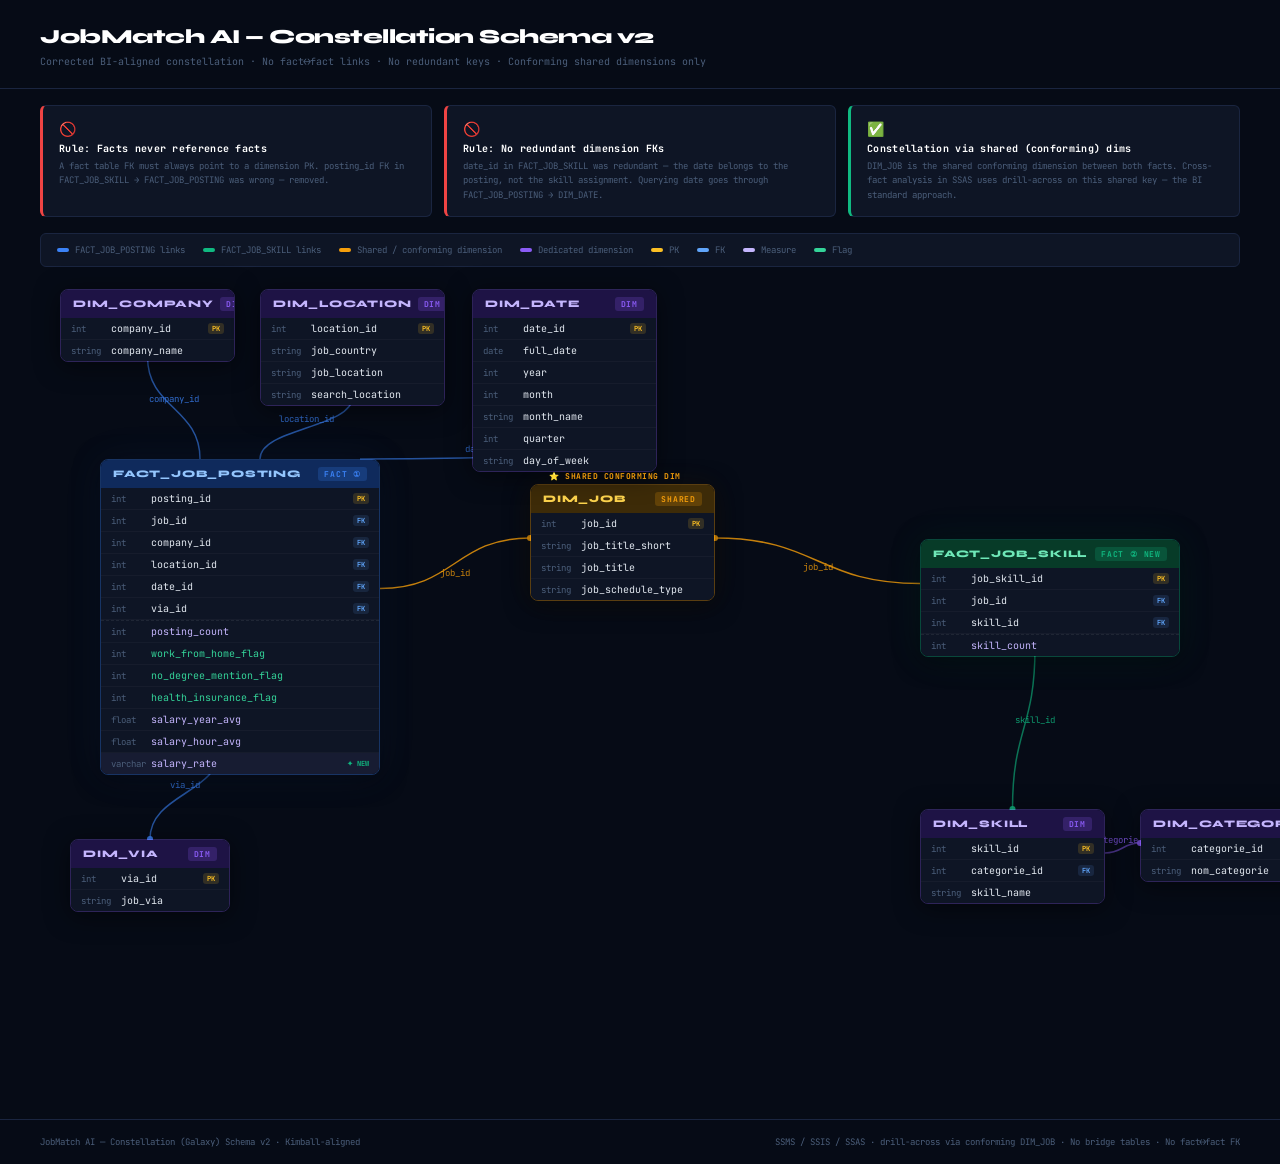
<file: Business Intelligence/jobmatch_constellation_schema.html>
<!DOCTYPE html>
<html lang="en">
<head>
<meta charset="UTF-8">
<meta name="viewport" content="width=device-width, initial-scale=1.0">
<title>JobMatch AI — Constellation Schema v2</title>
<style>
  @import url('https://fonts.googleapis.com/css2?family=JetBrains+Mono:wght@400;600;700&family=Syne:wght@400;700;800&display=swap');

  :root {
    --bg: #060b16;
    --panel: #0e1525;
    --border: #1a2540;
    --fact1-accent: #3b82f6;
    --fact1-header: #0f2a5c;
    --fact1-glow: rgba(59,130,246,0.08);
    --fact2-accent: #10b981;
    --fact2-header: #073b28;
    --fact2-glow: rgba(16,185,129,0.08);
    --dim-accent: #8b5cf6;
    --dim-header: #1e1345;
    --shared-accent: #f59e0b;
    --shared-header: #3d2b08;
    --pk: #fbbf24;
    --fk: #60a5fa;
    --measure: #c4b5fd;
    --flag: #34d399;
    --text: #e2e8f0;
    --muted: #4b5e7a;
    --error: #ef4444;
  }

  * { box-sizing: border-box; margin: 0; padding: 0; }

  body {
    background: var(--bg);
    color: var(--text);
    font-family: 'JetBrains Mono', monospace;
    min-height: 100vh;
    overflow-x: auto;
  }

  /* ── HEADER ── */
  header {
    padding: 24px 40px 18px;
    border-bottom: 1px solid var(--border);
  }
  header h1 {
    font-family: 'Syne', sans-serif;
    font-size: 20px;
    font-weight: 800;
    color: #fff;
    letter-spacing: -0.5px;
  }
  header .sub {
    font-size: 10px;
    color: var(--muted);
    margin-top: 4px;
    line-height: 1.7;
  }

  /* ── RULES PANEL ── */
  .rules {
    margin: 16px 40px;
    display: grid;
    grid-template-columns: repeat(3, 1fr);
    gap: 12px;
  }
  .rule {
    background: var(--panel);
    border: 1px solid var(--border);
    border-radius: 6px;
    padding: 14px 16px;
  }
  .rule-icon { font-size: 14px; margin-bottom: 4px; }
  .rule strong {
    display: block;
    font-size: 10px;
    color: #fff;
    margin-bottom: 4px;
    letter-spacing: 0.3px;
  }
  .rule span {
    font-size: 9px;
    color: var(--muted);
    line-height: 1.6;
    display: block;
  }
  .rule.error { border-left: 3px solid var(--error); }
  .rule.ok    { border-left: 3px solid var(--fact2-accent); }
  .rule.info  { border-left: 3px solid var(--shared-accent); }

  /* ── LEGEND ── */
  .legend-bar {
    margin: 0 40px 12px;
    display: flex;
    gap: 18px;
    flex-wrap: wrap;
    padding: 10px 16px;
    background: var(--panel);
    border: 1px solid var(--border);
    border-radius: 6px;
  }
  .legend-item {
    display: flex; align-items: center; gap: 6px;
    font-size: 9px; color: var(--muted);
  }
  .lg { width: 12px; height: 4px; border-radius: 2px; }

  /* ── SCHEMA CANVAS ── */
  .canvas {
    position: relative;
    min-width: 1300px;
    min-height: 820px;
    margin: 0 40px;
  }

  /* ── TABLE CARDS ── */
  .tbl {
    position: absolute;
    border-radius: 8px;
    overflow: hidden;
    border: 1px solid var(--border);
    font-size: 11px;
    box-shadow: 0 4px 24px rgba(0,0,0,0.5);
    z-index: 2;
  }

  .tbl-head {
    padding: 7px 12px;
    font-family: 'Syne', sans-serif;
    font-weight: 800;
    font-size: 10px;
    letter-spacing: 0.8px;
    display: flex;
    align-items: center;
    gap: 6px;
  }
  .tbl-head .chip {
    margin-left: auto;
    font-size: 8px;
    padding: 2px 6px;
    border-radius: 3px;
    font-family: 'JetBrains Mono', monospace;
    font-weight: 700;
  }

  .tbl-body { background: var(--panel); }

  .r {
    display: grid;
    grid-template-columns: 36px 1fr 28px;
    align-items: center;
    padding: 4px 10px;
    border-bottom: 1px solid rgba(255,255,255,0.03);
    gap: 4px;
  }
  .r:last-child { border-bottom: none; }
  .r.sep { border-top: 1px dashed rgba(255,255,255,0.07); }

  .dt { color: var(--muted); font-size: 9px; }
  .cn { font-size: 10px; }
  .cn.m { color: var(--measure); }
  .cn.fl { color: var(--flag); }
  .kb {
    font-size: 7px; font-weight: 700;
    padding: 1px 4px; border-radius: 3px;
    text-align: center; justify-self: end;
  }
  .kb.pk { background: rgba(251,191,36,0.15); color: var(--pk); }
  .kb.fk { background: rgba(96,165,250,0.12); color: var(--fk); }
  .new-tag { font-size: 7px; color: var(--fact2-accent); font-weight: 700; justify-self: end; }

  /* Coloring per type */
  .fact1 .tbl-head { background: var(--fact1-header); color: #93c5fd; }
  .fact1 .tbl-head .chip { background: rgba(59,130,246,0.2); color: var(--fact1-accent); }
  .fact1 { border-color: rgba(59,130,246,0.35); box-shadow: 0 0 40px var(--fact1-glow), 0 4px 24px rgba(0,0,0,0.5); }

  .fact2 .tbl-head { background: var(--fact2-header); color: #6ee7b7; }
  .fact2 .tbl-head .chip { background: rgba(16,185,129,0.2); color: var(--fact2-accent); }
  .fact2 { border-color: rgba(16,185,129,0.35); box-shadow: 0 0 40px var(--fact2-glow), 0 4px 24px rgba(0,0,0,0.5); }

  .dim .tbl-head { background: var(--dim-header); color: #c4b5fd; }
  .dim .tbl-head .chip { background: rgba(139,92,246,0.2); color: var(--dim-accent); }
  .dim { border-color: rgba(139,92,246,0.3); }

  .shared .tbl-head { background: var(--shared-header); color: #fcd34d; }
  .shared .tbl-head .chip { background: rgba(245,158,11,0.2); color: var(--shared-accent); }
  .shared { border-color: rgba(245,158,11,0.35); box-shadow: 0 0 30px rgba(245,158,11,0.05), 0 4px 24px rgba(0,0,0,0.5); }

  /* ── SVG LINES ── */
  svg.lines {
    position: absolute;
    top: 0; left: 0;
    width: 100%; height: 100%;
    pointer-events: none;
    z-index: 1;
  }

  .shared-badge {
    position: absolute;
    font-size: 8px;
    color: var(--shared-accent);
    font-weight: 700;
    letter-spacing: 0.5px;
    transform: translateX(-50%);
    z-index: 3;
  }

  footer {
    padding: 16px 40px;
    border-top: 1px solid var(--border);
    font-size: 9px;
    color: var(--muted);
    display: flex; justify-content: space-between;
    margin-top: 20px;
  }
</style>
</head>
<body>

<header>
  <h1>JobMatch AI — Constellation Schema v2</h1>
  <div class="sub">
    Corrected BI-aligned constellation · No fact↔fact links · No redundant keys · Conforming shared dimensions only
  </div>
</header>

<div class="rules">
  <div class="rule error">
    <div class="rule-icon">🚫</div>
    <strong>Rule: Facts never reference facts</strong>
    <span>A fact table FK must always point to a dimension PK. posting_id FK in FACT_JOB_SKILL → FACT_JOB_POSTING was wrong — removed.</span>
  </div>
  <div class="rule error">
    <div class="rule-icon">🚫</div>
    <strong>Rule: No redundant dimension FKs</strong>
    <span>date_id in FACT_JOB_SKILL was redundant — the date belongs to the posting, not the skill assignment. Querying date goes through FACT_JOB_POSTING → DIM_DATE.</span>
  </div>
  <div class="rule ok">
    <div class="rule-icon">✅</div>
    <strong>Constellation via shared (conforming) dims</strong>
    <span>DIM_JOB is the shared conforming dimension between both facts. Cross-fact analysis in SSAS uses drill-across on this shared key — the BI standard approach.</span>
  </div>
</div>

<div class="legend-bar">
  <div class="legend-item"><div class="lg" style="background:var(--fact1-accent)"></div> FACT_JOB_POSTING links</div>
  <div class="legend-item"><div class="lg" style="background:var(--fact2-accent)"></div> FACT_JOB_SKILL links</div>
  <div class="legend-item"><div class="lg" style="background:var(--shared-accent)"></div> Shared / conforming dimension</div>
  <div class="legend-item"><div class="lg" style="background:var(--dim-accent)"></div> Dedicated dimension</div>
  <div class="legend-item"><div class="lg" style="background:var(--pk)"></div> PK</div>
  <div class="legend-item"><div class="lg" style="background:var(--fk)"></div> FK</div>
  <div class="legend-item"><div class="lg" style="background:var(--measure)"></div> Measure</div>
  <div class="legend-item"><div class="lg" style="background:var(--flag)"></div> Flag</div>
</div>

<div class="canvas" id="canvas">
  <svg class="lines" id="svg"></svg>

  <!-- ═══════════════════════════════════════════ -->
  <!-- FACT 1: JOB_POSTING — center left           -->
  <!-- ═══════════════════════════════════════════ -->
  <div class="tbl fact1" id="fact1" style="left:60px; top:180px; width:280px;">
    <div class="tbl-head">FACT_JOB_POSTING <span class="chip">FACT ①</span></div>
    <div class="tbl-body">
      <div class="r"><span class="dt">int</span><span class="cn">posting_id</span><span class="kb pk">PK</span></div>
      <div class="r"><span class="dt">int</span><span class="cn">job_id</span><span class="kb fk">FK</span></div>
      <div class="r"><span class="dt">int</span><span class="cn">company_id</span><span class="kb fk">FK</span></div>
      <div class="r"><span class="dt">int</span><span class="cn">location_id</span><span class="kb fk">FK</span></div>
      <div class="r"><span class="dt">int</span><span class="cn">date_id</span><span class="kb fk">FK</span></div>
      <div class="r"><span class="dt">int</span><span class="cn">via_id</span><span class="kb fk">FK</span></div>
      <div class="r sep"><span class="dt">int</span><span class="cn m">posting_count</span></div>
      <div class="r"><span class="dt">int</span><span class="cn fl">work_from_home_flag</span></div>
      <div class="r"><span class="dt">int</span><span class="cn fl">no_degree_mention_flag</span></div>
      <div class="r"><span class="dt">int</span><span class="cn fl">health_insurance_flag</span></div>
      <div class="r"><span class="dt">float</span><span class="cn m">salary_year_avg</span></div>
      <div class="r"><span class="dt">float</span><span class="cn m">salary_hour_avg</span></div>
      <div class="r" style="background:rgba(167,139,250,0.06)"><span class="dt">varchar</span><span class="cn m">salary_rate</span><span class="new-tag">✦ NEW</span></div>
    </div>
  </div>

  <!-- ═══════════════════════════════════════════ -->
  <!-- FACT 2: JOB_SKILL — center right             -->
  <!-- ═══════════════════════════════════════════ -->
  <div class="tbl fact2" id="fact2" style="left:880px; top:260px; width:260px;">
    <div class="tbl-head">FACT_JOB_SKILL <span class="chip">FACT ② NEW</span></div>
    <div class="tbl-body">
      <div class="r"><span class="dt">int</span><span class="cn">job_skill_id</span><span class="kb pk">PK</span></div>
      <div class="r"><span class="dt">int</span><span class="cn">job_id</span><span class="kb fk">FK</span></div>
      <div class="r"><span class="dt">int</span><span class="cn">skill_id</span><span class="kb fk">FK</span></div>
      <div class="r sep"><span class="dt">int</span><span class="cn m">skill_count</span></div>
    </div>
  </div>

  <!-- ═══════════════════════════════════════════ -->
  <!-- SHARED CONFORMING DIMENSION: DIM_JOB         -->
  <!-- ═══════════════════════════════════════════ -->
  <div class="shared-badge" style="left:575px; top:192px;">⭐ SHARED CONFORMING DIM</div>
  <div class="tbl shared" id="dim_job" style="left:490px; top:205px; width:185px;">
    <div class="tbl-head">DIM_JOB <span class="chip">SHARED</span></div>
    <div class="tbl-body">
      <div class="r"><span class="dt">int</span><span class="cn">job_id</span><span class="kb pk">PK</span></div>
      <div class="r"><span class="dt">string</span><span class="cn">job_title_short</span></div>
      <div class="r"><span class="dt">string</span><span class="cn">job_title</span></div>
      <div class="r"><span class="dt">string</span><span class="cn">job_schedule_type</span></div>
    </div>
  </div>

  <!-- ═══════════════════════════════════════════ -->
  <!-- DIMS exclusive to FACT 1                     -->
  <!-- ═══════════════════════════════════════════ -->
  <div class="tbl dim" id="dim_company" style="left:20px; top:10px; width:175px;">
    <div class="tbl-head">DIM_COMPANY <span class="chip">DIM</span></div>
    <div class="tbl-body">
      <div class="r"><span class="dt">int</span><span class="cn">company_id</span><span class="kb pk">PK</span></div>
      <div class="r"><span class="dt">string</span><span class="cn">company_name</span></div>
    </div>
  </div>

  <div class="tbl dim" id="dim_location" style="left:220px; top:10px; width:185px;">
    <div class="tbl-head">DIM_LOCATION <span class="chip">DIM</span></div>
    <div class="tbl-body">
      <div class="r"><span class="dt">int</span><span class="cn">location_id</span><span class="kb pk">PK</span></div>
      <div class="r"><span class="dt">string</span><span class="cn">job_country</span></div>
      <div class="r"><span class="dt">string</span><span class="cn">job_location</span></div>
      <div class="r"><span class="dt">string</span><span class="cn">search_location</span></div>
    </div>
  </div>

  <div class="tbl dim" id="dim_date" style="left:432px; top:10px; width:185px;">
    <div class="tbl-head">DIM_DATE <span class="chip">DIM</span></div>
    <div class="tbl-body">
      <div class="r"><span class="dt">int</span><span class="cn">date_id</span><span class="kb pk">PK</span></div>
      <div class="r"><span class="dt">date</span><span class="cn">full_date</span></div>
      <div class="r"><span class="dt">int</span><span class="cn">year</span></div>
      <div class="r"><span class="dt">int</span><span class="cn">month</span></div>
      <div class="r"><span class="dt">string</span><span class="cn">month_name</span></div>
      <div class="r"><span class="dt">int</span><span class="cn">quarter</span></div>
      <div class="r"><span class="dt">string</span><span class="cn">day_of_week</span></div>
    </div>
  </div>

  <div class="tbl dim" id="dim_via" style="left:30px; top:560px; width:160px;">
    <div class="tbl-head">DIM_VIA <span class="chip">DIM</span></div>
    <div class="tbl-body">
      <div class="r"><span class="dt">int</span><span class="cn">via_id</span><span class="kb pk">PK</span></div>
      <div class="r"><span class="dt">string</span><span class="cn">job_via</span></div>
    </div>
  </div>

  <!-- ═══════════════════════════════════════════ -->
  <!-- DIMS exclusive to FACT 2                     -->
  <!-- ═══════════════════════════════════════════ -->
  <div class="tbl dim" id="dim_skill" style="left:880px; top:530px; width:185px;">
    <div class="tbl-head">DIM_SKILL <span class="chip">DIM</span></div>
    <div class="tbl-body">
      <div class="r"><span class="dt">int</span><span class="cn">skill_id</span><span class="kb pk">PK</span></div>
      <div class="r"><span class="dt">int</span><span class="cn">categorie_id</span><span class="kb fk">FK</span></div>
      <div class="r"><span class="dt">string</span><span class="cn">skill_name</span></div>
    </div>
  </div>

  <div class="tbl dim" id="dim_categorie" style="left:1100px; top:530px; width:185px;">
    <div class="tbl-head">DIM_CATEGORIE <span class="chip">OUTRIGGER</span></div>
    <div class="tbl-body">
      <div class="r"><span class="dt">int</span><span class="cn">categorie_id</span><span class="kb pk">PK</span></div>
      <div class="r"><span class="dt">string</span><span class="cn">nom_categorie</span></div>
    </div>
  </div>

</div><!-- canvas -->

<footer>
  <span>JobMatch AI — Constellation (Galaxy) Schema v2 · Kimball-aligned</span>
  <span>SSMS / SSIS / SSAS · drill-across via conforming DIM_JOB · No bridge tables · No fact↔fact FK</span>
</footer>

<script>
document.addEventListener('DOMContentLoaded', () => {
  const canvas = document.getElementById('canvas');
  const svg = document.getElementById('svg');
  const cr = canvas.getBoundingClientRect();

  function box(id) {
    const el = document.getElementById(id);
    if (!el) return null;
    const r = el.getBoundingClientRect();
    return {
      t: r.top  - cr.top,
      b: r.bottom - cr.top,
      l: r.left - cr.left,
      r: r.right - cr.left,
      cx: (r.left + r.right) / 2 - cr.left,
      cy: (r.top + r.bottom) / 2 - cr.top,
    };
  }

  function makePath(x1, y1, x2, y2, color, opacity, dash) {
    const p = document.createElementNS('http://www.w3.org/2000/svg', 'path');
    const dy = Math.abs(y2 - y1);
    const dx = Math.abs(x2 - x1);

    let d;
    if (dy > dx * 0.6) {
      // vertical-ish: vertical bezier
      const my = (y1 + y2) / 2;
      d = `M${x1},${y1} C${x1},${my} ${x2},${my} ${x2},${y2}`;
    } else {
      // horizontal-ish: horizontal bezier
      const mx = (x1 + x2) / 2;
      d = `M${x1},${y1} C${mx},${y1} ${mx},${y2} ${x2},${y2}`;
    }

    p.setAttribute('d', d);
    p.setAttribute('fill', 'none');
    p.setAttribute('stroke', color);
    p.setAttribute('stroke-width', dash ? '1' : '1.5');
    p.setAttribute('stroke-opacity', opacity || '0.6');
    if (dash) p.setAttribute('stroke-dasharray', '5 3');
    svg.appendChild(p);
  }

  function drawDot(x, y, color) {
    const c = document.createElementNS('http://www.w3.org/2000/svg', 'circle');
    c.setAttribute('cx', x);
    c.setAttribute('cy', y);
    c.setAttribute('r', '3');
    c.setAttribute('fill', color);
    c.setAttribute('opacity', '0.9');
    svg.appendChild(c);
  }

  function label(x, y, text, color) {
    const t = document.createElementNS('http://www.w3.org/2000/svg', 'text');
    t.setAttribute('x', x);
    t.setAttribute('y', y);
    t.setAttribute('fill', color || '#4b5e7a');
    t.setAttribute('font-size', '9');
    t.setAttribute('font-family', 'JetBrains Mono, monospace');
    t.setAttribute('text-anchor', 'middle');
    t.setAttribute('opacity', '0.8');
    t.textContent = text;
    svg.appendChild(t);
  }

  const B = '#3b82f6';  // fact1 blue
  const G = '#10b981';  // fact2 green
  const A = '#f59e0b';  // shared amber
  const P = '#8b5cf6';  // dim purple

  const f1 = box('fact1');
  const f2 = box('fact2');
  const dj = box('dim_job');
  const dc = box('dim_company');
  const dl = box('dim_location');
  const dd = box('dim_date');
  const dv = box('dim_via');
  const ds = box('dim_skill');
  const dcat = box('dim_categorie');

  if (!f1 || !f2 || !dj) return;

  // ── FACT1 → its dimensions ──

  // FACT1 → DIM_COMPANY (top)
  makePath(f1.cx - 40, f1.t, dc.cx, dc.b, B);
  drawDot(dc.cx, dc.b, B);
  label((f1.cx - 40 + dc.cx) / 2, (f1.t + dc.b) / 2 - 6, 'company_id', B);

  // FACT1 → DIM_LOCATION (top)
  makePath(f1.cx + 20, f1.t, dl.cx, dl.b, B);
  drawDot(dl.cx, dl.b, B);
  label((f1.cx + 20 + dl.cx) / 2, (f1.t + dl.b) / 2 - 6, 'location_id', B);

  // FACT1 → DIM_DATE (top)
  makePath(f1.r - 20, f1.t, dd.cx, dd.b, B);
  drawDot(dd.cx, dd.b, B);
  label((f1.r - 20 + dd.cx) / 2 + 20, (f1.t + dd.b) / 2 - 6, 'date_id', B);

  // FACT1 → DIM_VIA (bottom)
  makePath(f1.cx - 20, f1.b, dv.cx, dv.t, B);
  drawDot(dv.cx, dv.t, B);
  label((f1.cx - 20 + dv.cx) / 2, (f1.b + dv.t) / 2 - 6, 'via_id', B);

  // FACT1 → DIM_JOB (shared — amber line from fact1 side)
  makePath(f1.r, f1.cy - 15, dj.l, dj.cy, A, '0.8');
  drawDot(dj.l, dj.cy, A);
  label((f1.r + dj.l) / 2, f1.cy - 28, 'job_id', A);

  // FACT2 → DIM_JOB (shared — amber line from fact2 side)
  makePath(f2.l, f2.cy - 10, dj.r, dj.cy, A, '0.8');
  drawDot(dj.r, dj.cy, A);
  label((f2.l + dj.r) / 2, f2.cy - 24, 'job_id', A);

  // FACT2 → DIM_SKILL (bottom)
  makePath(f2.cx - 15, f2.b, ds.cx, ds.t, G);
  drawDot(ds.cx, ds.t, G);
  label(f2.cx - 15, (f2.b + ds.t) / 2 - 6, 'skill_id', G);

  // DIM_SKILL → DIM_CATEGORIE (outrigger)
  if (ds && dcat) {
    makePath(ds.r, ds.cy, dcat.l, dcat.cy, P, '0.5');
    drawDot(dcat.l, dcat.cy, P);
    label((ds.r + dcat.l) / 2, ds.cy - 10, 'categorie_id', P);
  }

  // ── NO line between FACT1 and FACT2 ── (this is intentional!)

});
</script>
</body>
</html>
</file>
